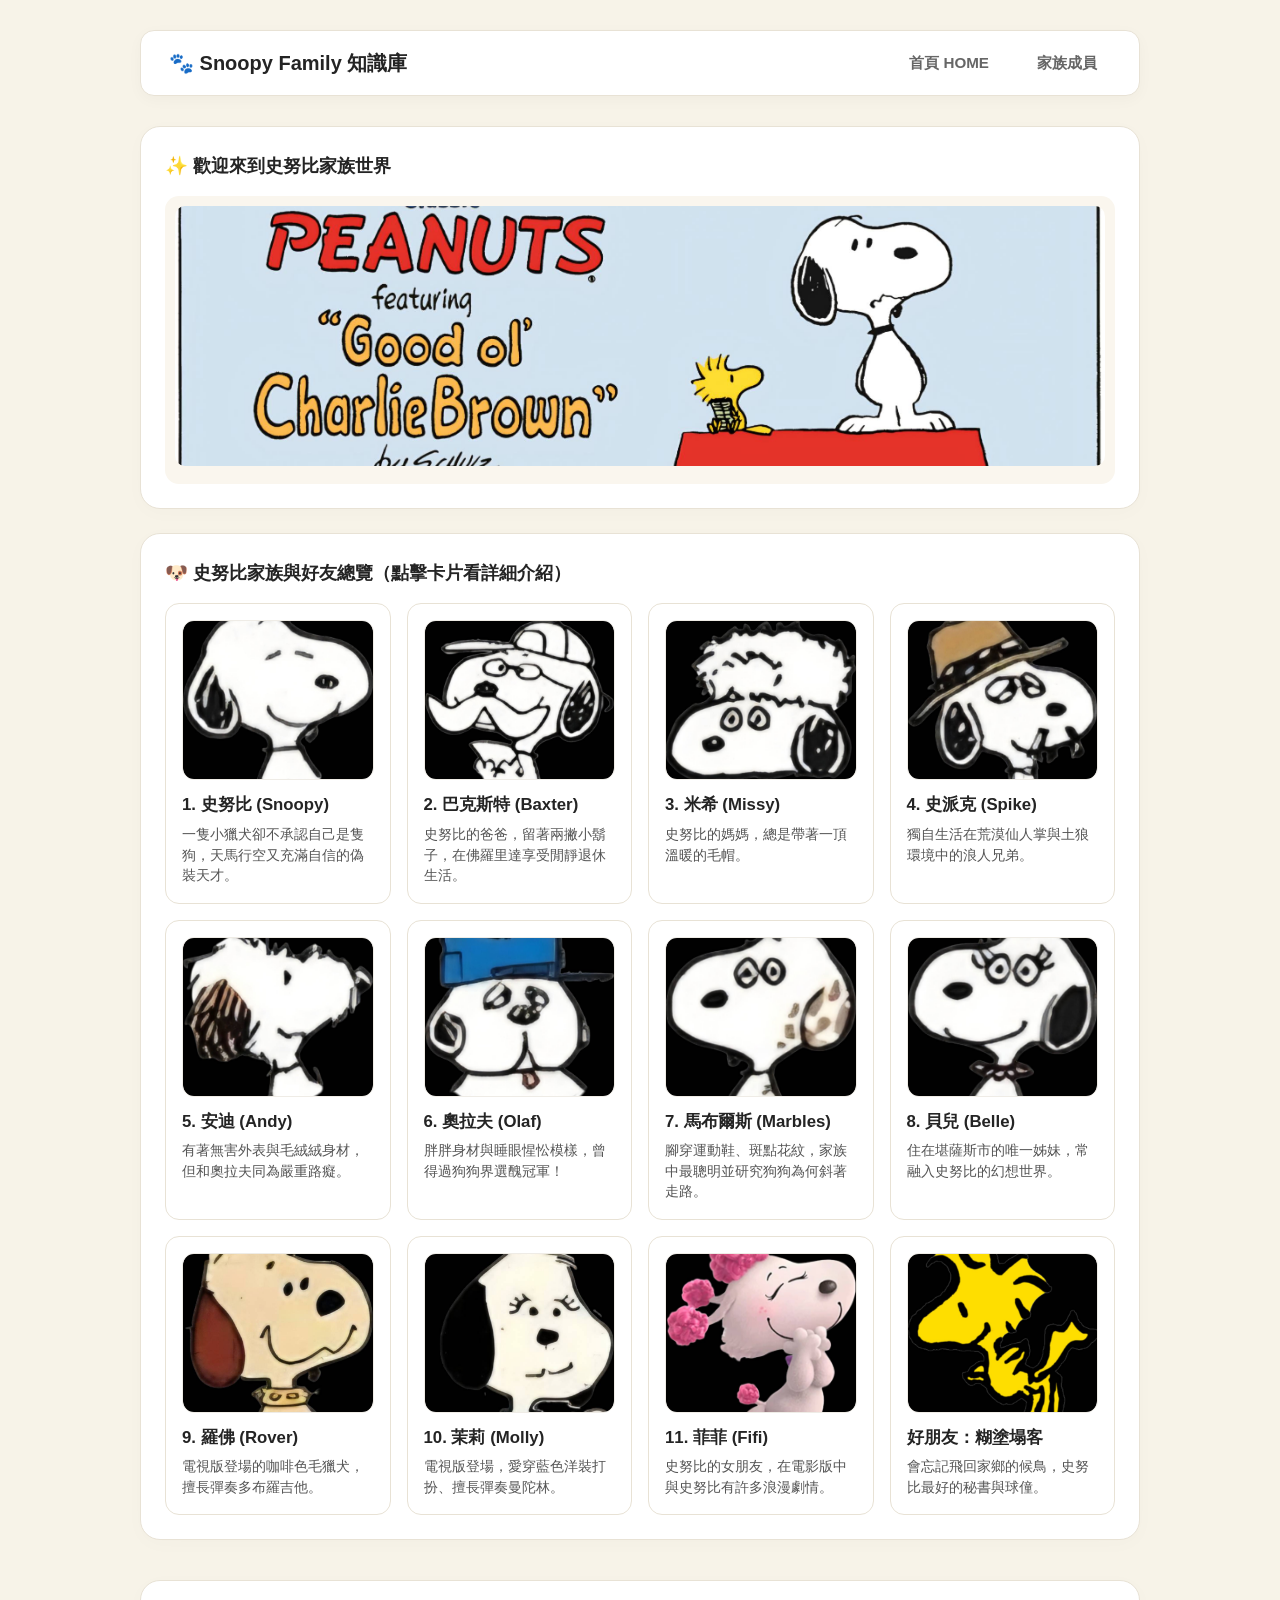
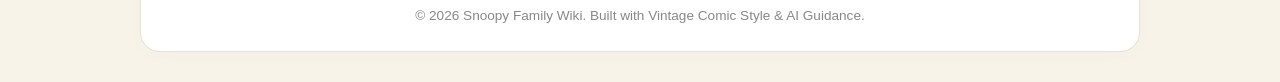
<file: index.html>
<!DOCTYPE html>
<html lang="zh-Hant">
<head>
    <meta charset="UTF-8">
    <meta name="viewport" content="width=device-width, initial-scale=1.0">
    <title>Snoopy Family - 史努比家族角色圖鑑</title>
    <link rel="stylesheet" href="css/style.css">
</head>
<body>

    <!-- 導覽列 -->
    <header class="site-header">
        <a href="index.html" class="logo">🐾 Snoopy Family 知識庫</a>
        <ul class="nav-links">
            <li><a href="index.html">首頁 HOME</a></li>
            <li><a href="#family-section">家族成員</a></li>
        </ul>
    </header>

    <main class="container">

        <!-- 1. 首頁上方主視覺大圖 (assets/home.jpg) -->
        <section class="card-section">
            <div class="card-title">✨ 歡迎來到史努比家族世界</div>
            <div class="banner-card">
                <div class="banner-img-box">
                    <img src="assets/home.jpg" alt="Snoopy 家族合照" style="width: 100%; height: 260px; object-fit: cover; border-radius: 10px;">
                </div>
            </div>
        </section>

        <!-- 2. 家族成員與好朋友列表（點擊卡片進入詳細頁） -->
        <section class="card-section" id="family-section">
            <div class="card-title">🐶 史努比家族與好友總覽（點擊卡片看詳細介紹）</div>
            <div class="grid-3x4">

                <!-- 1. Snoopy -->
                <a href="pages/snoopy.html" class="char-card-link">
                    <div class="char-card">
                        <div class="char-img-box"><img src="assets/Snoopy.jpg" alt="Snoopy" style="width:100%; height:160px; object-fit:cover; border-radius:12px;"></div>
                        <div class="char-name">1. 史努比 (Snoopy)</div>
                        <div class="char-desc">一隻小獵犬卻不承認自己是隻狗，天馬行空又充滿自信的偽裝天才。</div>
                    </div>
                </a>

                <!-- 2. Baxter -->
                <a href="pages/baxter.html" class="char-card-link">
                    <div class="char-card">
                        <div class="char-img-box"><img src="assets/Baxter.jpg" alt="Baxter" style="width:100%; height:160px; object-fit:cover; border-radius:12px;"></div>
                        <div class="char-name">2. 巴克斯特 (Baxter)</div>
                        <div class="char-desc">史努比的爸爸，留著兩撇小鬍子，在佛羅里達享受閒靜退休生活。</div>
                    </div>
                </a>

                <!-- 3. Missy -->
                <a href="pages/missy.html" class="char-card-link">
                    <div class="char-card">
                        <div class="char-img-box"><img src="assets/Missy.jpg" alt="Missy" style="width:100%; height:160px; object-fit:cover; border-radius:12px;"></div>
                        <div class="char-name">3. 米希 (Missy)</div>
                        <div class="char-desc">史努比的媽媽，總是帶著一頂溫暖的毛帽。</div>
                    </div>
                </a>

                <!-- 4. Spike -->
                <a href="pages/spike.html" class="char-card-link">
                    <div class="char-card">
                        <div class="char-img-box"><img src="assets/Spike.jpg" alt="Spike" style="width:100%; height:160px; object-fit:cover; border-radius:12px;"></div>
                        <div class="char-name">4. 史派克 (Spike)</div>
                        <div class="char-desc">獨自生活在荒漠仙人掌與土狼環境中的浪人兄弟。</div>
                    </div>
                </a>

                <!-- 5. Andy -->
                <a href="pages/andy.html" class="char-card-link">
                    <div class="char-card">
                        <div class="char-img-box"><img src="assets/Andy.jpg" alt="Andy" style="width:100%; height:160px; object-fit:cover; border-radius:12px;"></div>
                        <div class="char-name">5. 安迪 (Andy)</div>
                        <div class="char-desc">有著無害外表與毛絨絨身材，但和奧拉夫同為嚴重路癡。</div>
                    </div>
                </a>

                <!-- 6. Olaf -->
                <a href="pages/olaf.html" class="char-card-link">
                    <div class="char-card">
                        <div class="char-img-box"><img src="assets/Olaf.jpg" alt="Olaf" style="width:100%; height:160px; object-fit:cover; border-radius:12px;"></div>
                        <div class="char-name">6. 奧拉夫 (Olaf)</div>
                        <div class="char-desc">胖胖身材與睡眼惺忪模樣，曾得過狗狗界選醜冠軍！</div>
                    </div>
                </a>

                <!-- 7. Marbles -->
                <a href="pages/marbles.html" class="char-card-link">
                    <div class="char-card">
                        <div class="char-img-box"><img src="assets/Marbles.jpg" alt="Marbles" style="width:100%; height:160px; object-fit:cover; border-radius:12px;"></div>
                        <div class="char-name">7. 馬布爾斯 (Marbles)</div>
                        <div class="char-desc">腳穿運動鞋、斑點花紋，家族中最聰明並研究狗狗為何斜著走路。</div>
                    </div>
                </a>

                <!-- 8. Belle -->
                <a href="pages/belle.html" class="char-card-link">
                    <div class="char-card">
                        <div class="char-img-box"><img src="assets/Belle.jpg" alt="Belle" style="width:100%; height:160px; object-fit:cover; border-radius:12px;"></div>
                        <div class="char-name">8. 貝兒 (Belle)</div>
                        <div class="char-desc">住在堪薩斯市的唯一姊妹，常融入史努比的幻想世界。</div>
                    </div>
                </a>

                <!-- 9. Rover -->
                <a href="pages/rover.html" class="char-card-link">
                    <div class="char-card">
                        <div class="char-img-box"><img src="assets/Rover.jpg" alt="Rover" style="width:100%; height:160px; object-fit:cover; border-radius:12px;"></div>
                        <div class="char-name">9. 羅佛 (Rover)</div>
                        <div class="char-desc">電視版登場的咖啡色毛獵犬，擅長彈奏多布羅吉他。</div>
                    </div>
                </a>

                <!-- 10. Molly -->
                <a href="pages/molly.html" class="char-card-link">
                    <div class="char-card">
                        <div class="char-img-box"><img src="assets/Molly.jpg" alt="Molly" style="width:100%; height:160px; object-fit:cover; border-radius:12px;"></div>
                        <div class="char-name">10. 茉莉 (Molly)</div>
                        <div class="char-desc">電視版登場，愛穿藍色洋裝打扮、擅長彈奏曼陀林。</div>
                    </div>
                </a>

                <!-- 11. Fifi -->
                <a href="pages/fifi.html" class="char-card-link">
                    <div class="char-card">
                        <div class="char-img-box"><img src="assets/Fifi.jpg" alt="Fifi" style="width:100%; height:160px; object-fit:cover; border-radius:12px;"></div>
                        <div class="char-name">11. 菲菲 (Fifi)</div>
                        <div class="char-desc">史努比的女朋友，在電影版中與史努比有許多浪漫劇情。</div>
                    </div>
                </a>

                <!-- 12. Woodstock -->
                <a href="pages/woodstock.html" class="char-card-link">
                    <div class="char-card">
                        <div class="char-img-box"><img src="assets/Woodstock.jpg" alt="Woodstock" style="width:100%; height:160px; object-fit:cover; border-radius:12px;"></div>
                        <div class="char-name">好朋友：糊塗塌客</div>
                        <div class="char-desc">會忘記飛回家鄉的候鳥，史努比最好的秘書與球僮。</div>
                    </div>
                </a>

            </div>
        </section>

    </main>

    <!-- 頁尾 -->
    <footer class="site-footer">
        <div class="card-section" style="margin-bottom:0; text-align: center;">
            <p>© 2026 Snoopy Family Wiki. Built with Vintage Comic Style & AI Guidance.</p>
        </div>
    </footer>

</body>
</html>
</file>
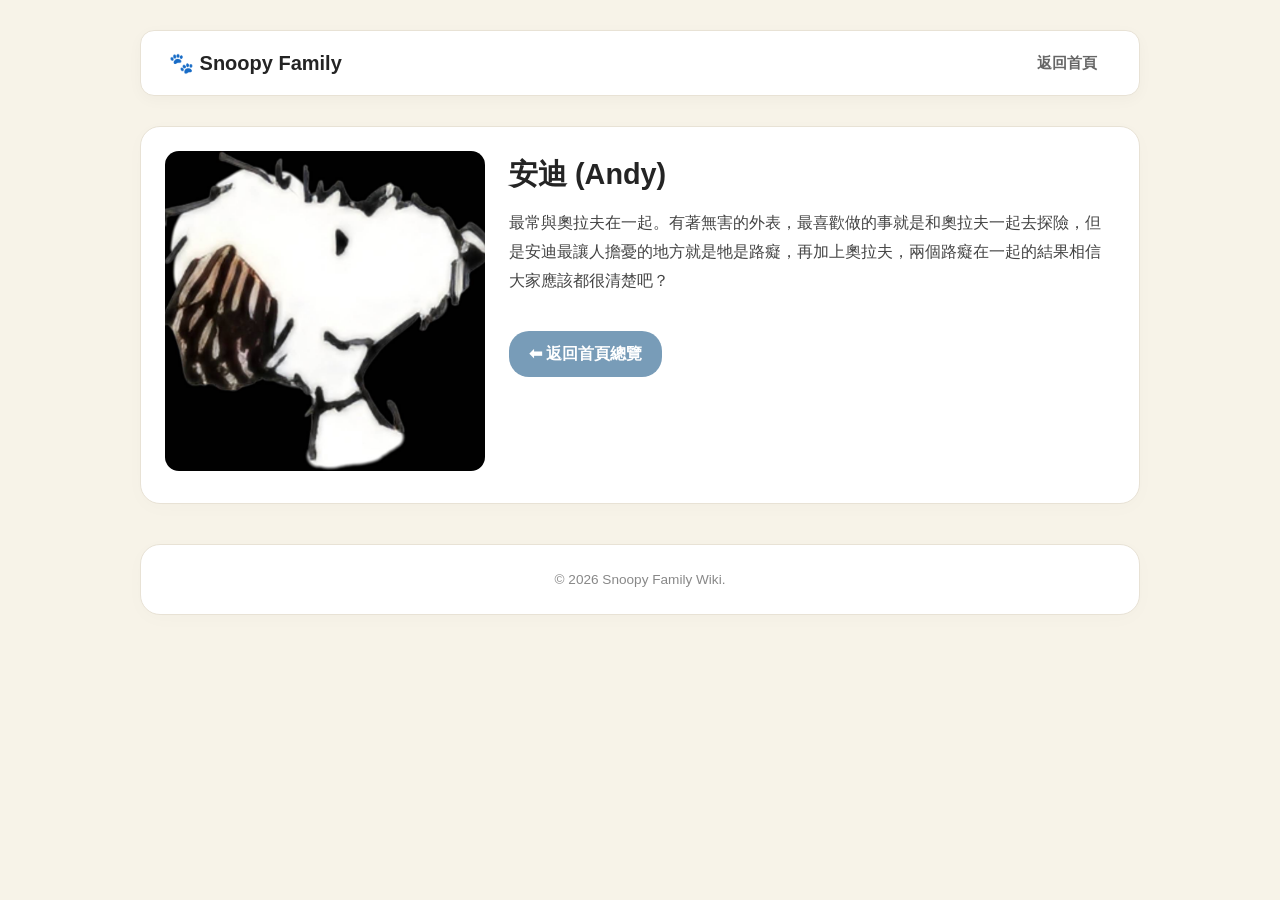
<file: pages/andy.html>
<!DOCTYPE html>
<html lang="zh-Hant">
<head><meta charset="UTF-8"><title>安迪 (Andy)</title><link rel="stylesheet" href="../css/style.css"></head>
<body>
    <header class="site-header"><a href="../index.html" class="logo">🐾 Snoopy Family</a><ul class="nav-links"><li><a href="../index.html">返回首頁</a></li></ul></header>
    <main class="container"><section class="card-section"><div class="detail-layout">
        <div><img src="../assets/Andy.jpg" alt="Andy" style="width:100%; height:320px; object-fit:cover; border-radius:14px;"></div>
        <div class="detail-content">
            <h1>安迪 (Andy)</h1>
            <p>最常與奧拉夫在一起。有著無害的外表，最喜歡做的事就是和奧拉夫一起去探險，但是安迪最讓人擔憂的地方就是牠是路癡，再加上奧拉夫，兩個路癡在一起的結果相信大家應該都很清楚吧？</p>
            <a href="../index.html" class="back-btn">⬅ 返回首頁總覽</a>
        </div>
    </div></section></main>
    <footer class="site-footer"><div class="card-section" style="margin-bottom:0; text-align: center;"><p>© 2026 Snoopy Family Wiki.</p></div></footer>
</body>
</html>
</file>
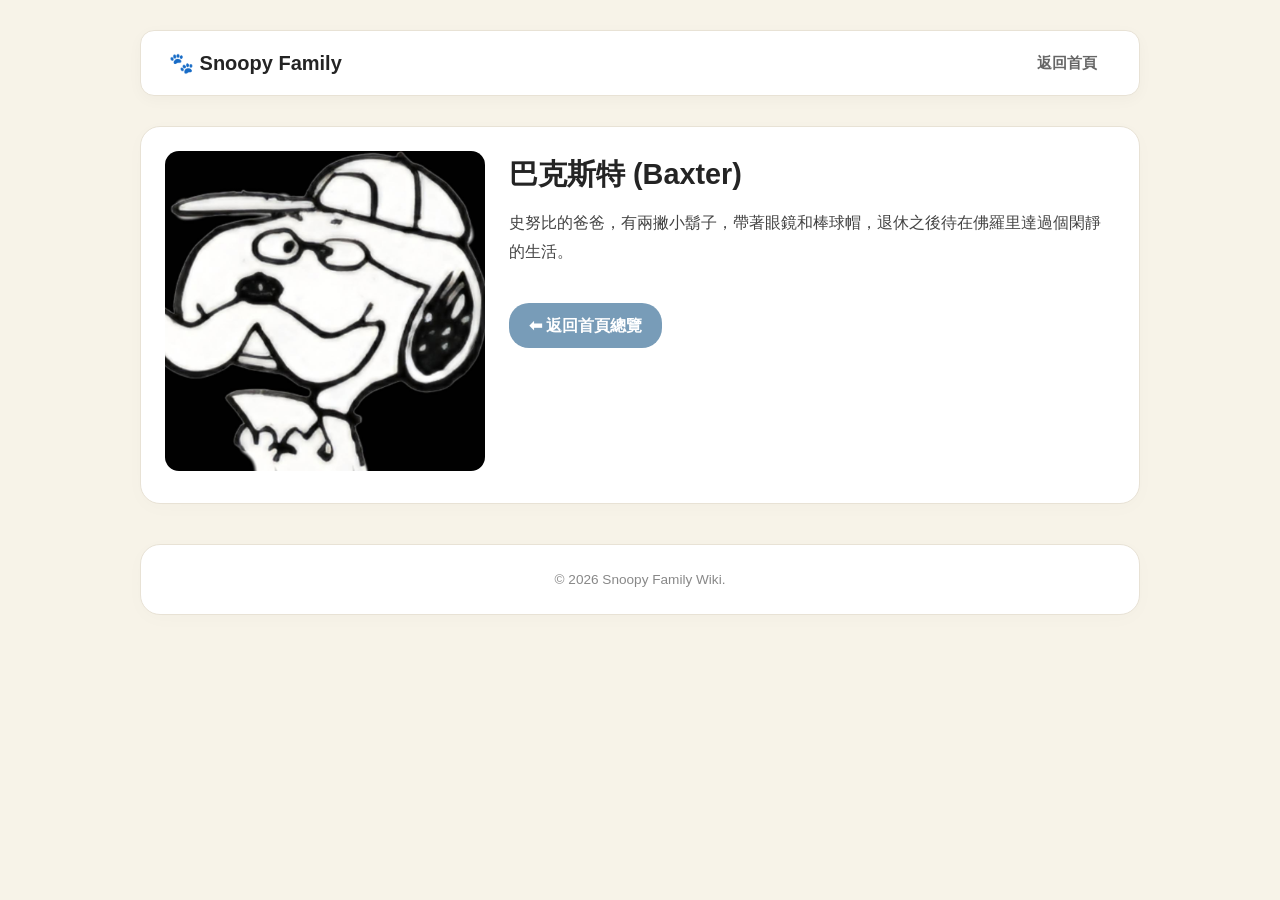
<file: pages/baxter.html>
<!DOCTYPE html>
<html lang="zh-Hant">
<head><meta charset="UTF-8"><title>巴克斯特 (Baxter)</title><link rel="stylesheet" href="../css/style.css"></head>
<body>
    <header class="site-header"><a href="../index.html" class="logo">🐾 Snoopy Family</a><ul class="nav-links"><li><a href="../index.html">返回首頁</a></li></ul></header>
    <main class="container"><section class="card-section"><div class="detail-layout">
        <div><img src="../assets/Baxter.jpg" alt="Baxter" style="width:100%; height:320px; object-fit:cover; border-radius:14px;"></div>
        <div class="detail-content">
            <h1>巴克斯特 (Baxter)</h1>
            <p>史努比的爸爸，有兩撇小鬍子，帶著眼鏡和棒球帽，退休之後待在佛羅里達過個閑靜的生活。</p>
            <a href="../index.html" class="back-btn">⬅ 返回首頁總覽</a>
        </div>
    </div></section></main>
    <footer class="site-footer"><div class="card-section" style="margin-bottom:0; text-align: center;"><p>© 2026 Snoopy Family Wiki.</p></div></footer>
</body>
</html>
</file>
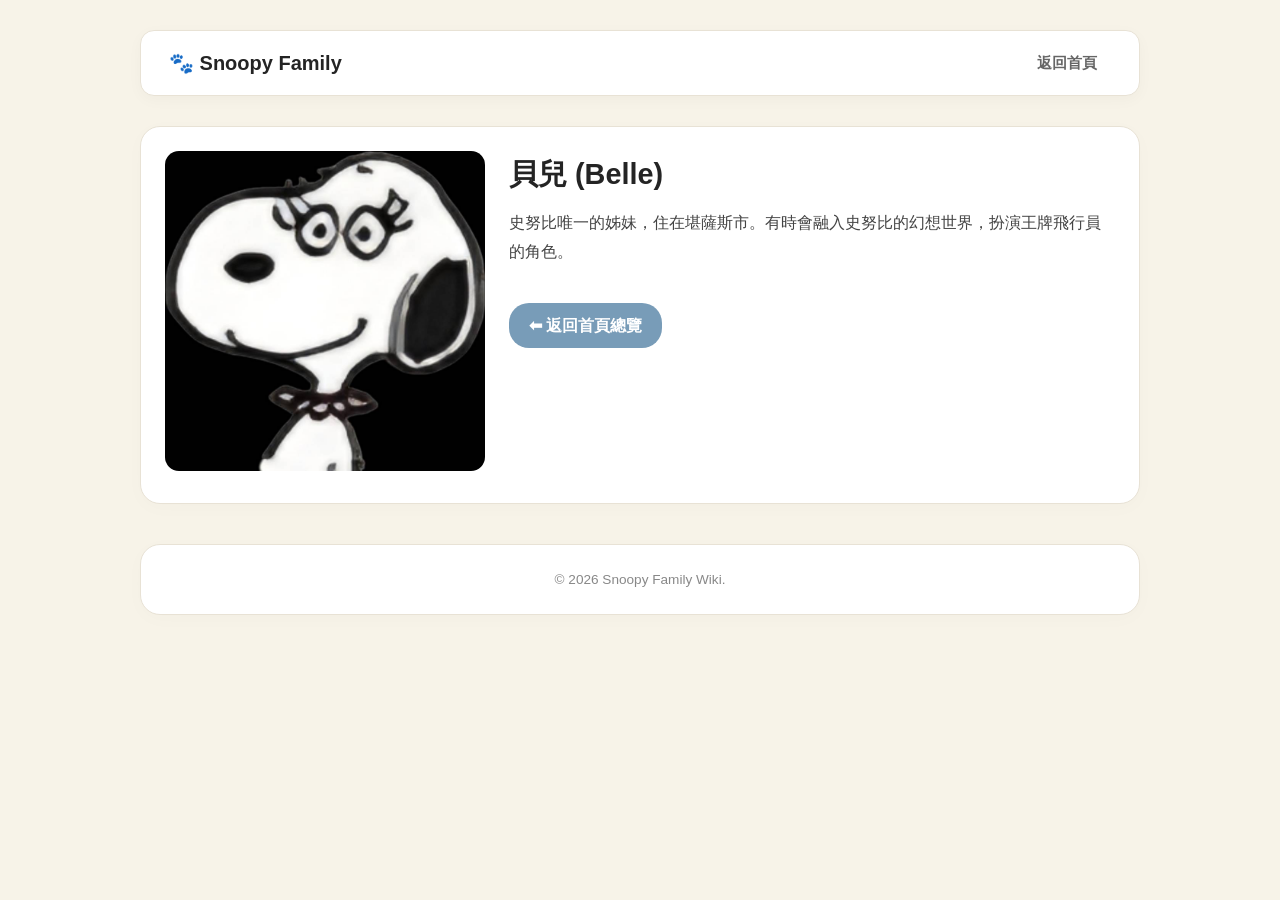
<file: pages/belle.html>
<!DOCTYPE html>
<html lang="zh-Hant">
<head><meta charset="UTF-8"><title>貝兒 (Belle)</title><link rel="stylesheet" href="../css/style.css"></head>
<body>
    <header class="site-header"><a href="../index.html" class="logo">🐾 Snoopy Family</a><ul class="nav-links"><li><a href="../index.html">返回首頁</a></li></ul></header>
    <main class="container"><section class="card-section"><div class="detail-layout">
        <div><img src="../assets/Belle.jpg" alt="Belle" style="width:100%; height:320px; object-fit:cover; border-radius:14px;"></div>
        <div class="detail-content">
            <h1>貝兒 (Belle)</h1>
            <p>史努比唯一的姊妹，住在堪薩斯市。有時會融入史努比的幻想世界，扮演王牌飛行員的角色。</p>
            <a href="../index.html" class="back-btn">⬅ 返回首頁總覽</a>
        </div>
    </div></section></main>
    <footer class="site-footer"><div class="card-section" style="margin-bottom:0; text-align: center;"><p>© 2026 Snoopy Family Wiki.</p></div></footer>
</body>
</html>
</file>
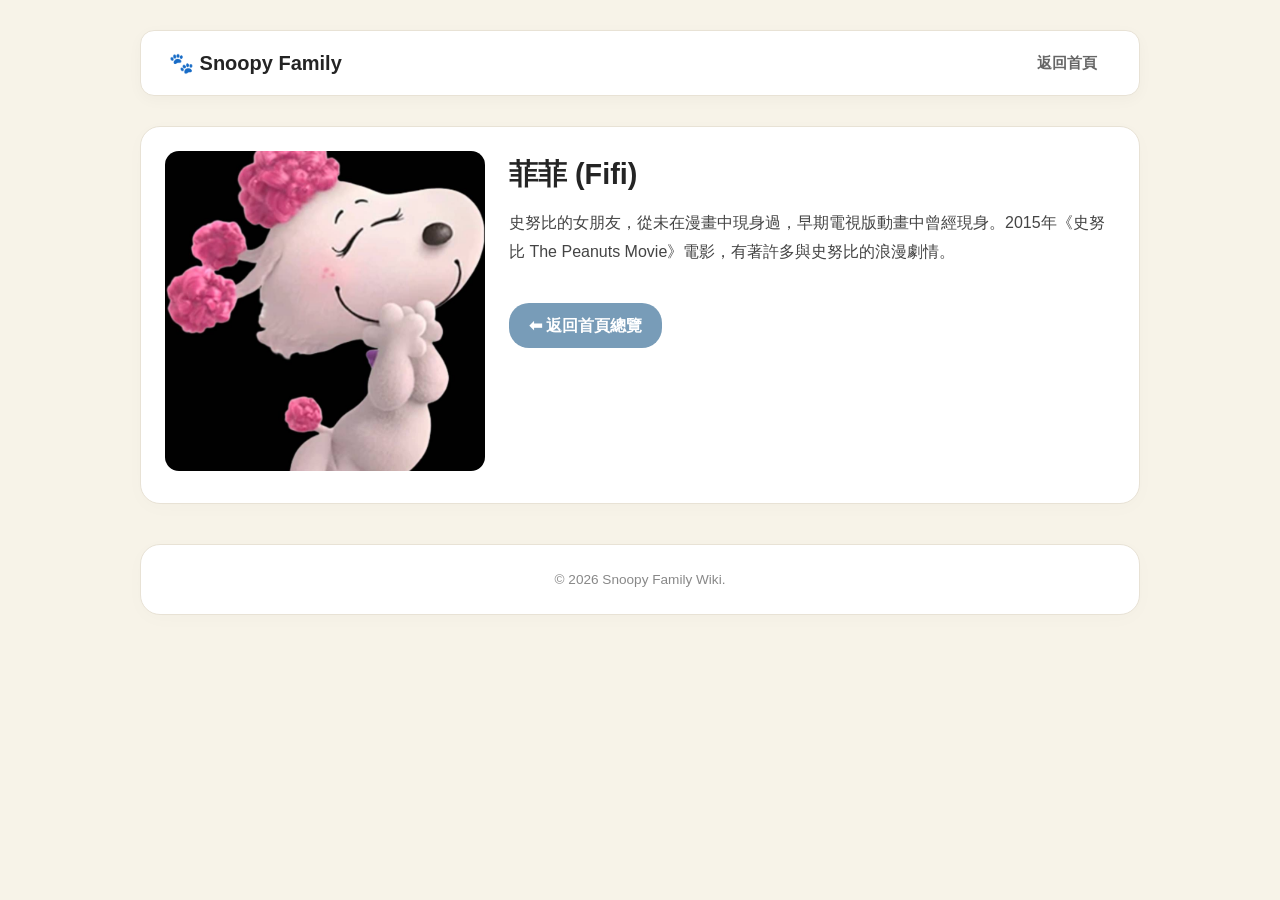
<file: pages/fifi.html>
<!DOCTYPE html>
<html lang="zh-Hant">
<head><meta charset="UTF-8"><title>菲菲 (Fifi)</title><link rel="stylesheet" href="../css/style.css"></head>
<body>
    <header class="site-header"><a href="../index.html" class="logo">🐾 Snoopy Family</a><ul class="nav-links"><li><a href="../index.html">返回首頁</a></li></ul></header>
    <main class="container"><section class="card-section"><div class="detail-layout">
        <div><img src="../assets/Fifi.jpg" alt="Fifi" style="width:100%; height:320px; object-fit:cover; border-radius:14px;"></div>
        <div class="detail-content">
            <h1>菲菲 (Fifi)</h1>
            <p>史努比的女朋友，從未在漫畫中現身過，早期電視版動畫中曾經現身。2015年《史努比 The Peanuts Movie》電影，有著許多與史努比的浪漫劇情。</p>
            <a href="../index.html" class="back-btn">⬅ 返回首頁總覽</a>
        </div>
    </div></section></main>
    <footer class="site-footer"><div class="card-section" style="margin-bottom:0; text-align: center;"><p>© 2026 Snoopy Family Wiki.</p></div></footer>
</body>
</html>
</file>
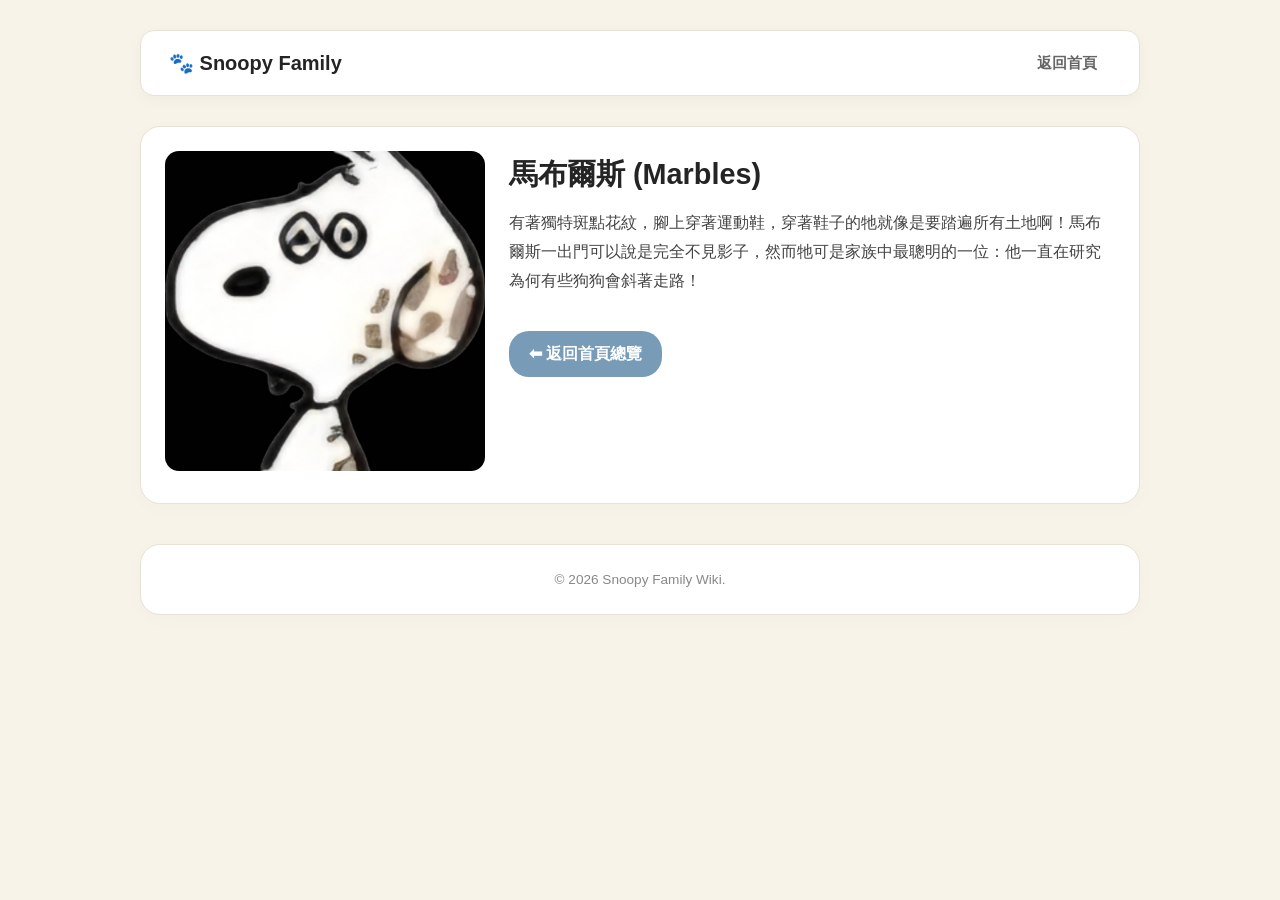
<file: pages/marbles.html>
<!DOCTYPE html>
<html lang="zh-Hant">
<head><meta charset="UTF-8"><title>馬布爾斯 (Marbles)</title><link rel="stylesheet" href="../css/style.css"></head>
<body>
    <header class="site-header"><a href="../index.html" class="logo">🐾 Snoopy Family</a><ul class="nav-links"><li><a href="../index.html">返回首頁</a></li></ul></header>
    <main class="container"><section class="card-section"><div class="detail-layout">
        <div><img src="../assets/Marbles.jpg" alt="Marbles" style="width:100%; height:320px; object-fit:cover; border-radius:14px;"></div>
        <div class="detail-content">
            <h1>馬布爾斯 (Marbles)</h1>
            <p>有著獨特斑點花紋，腳上穿著運動鞋，穿著鞋子的牠就像是要踏遍所有土地啊！馬布爾斯一出門可以說是完全不見影子，然而牠可是家族中最聰明的一位：他一直在研究為何有些狗狗會斜著走路！</p>
            <a href="../index.html" class="back-btn">⬅ 返回首頁總覽</a>
        </div>
    </div></section></main>
    <footer class="site-footer"><div class="card-section" style="margin-bottom:0; text-align: center;"><p>© 2026 Snoopy Family Wiki.</p></div></footer>
</body>
</html>
</file>
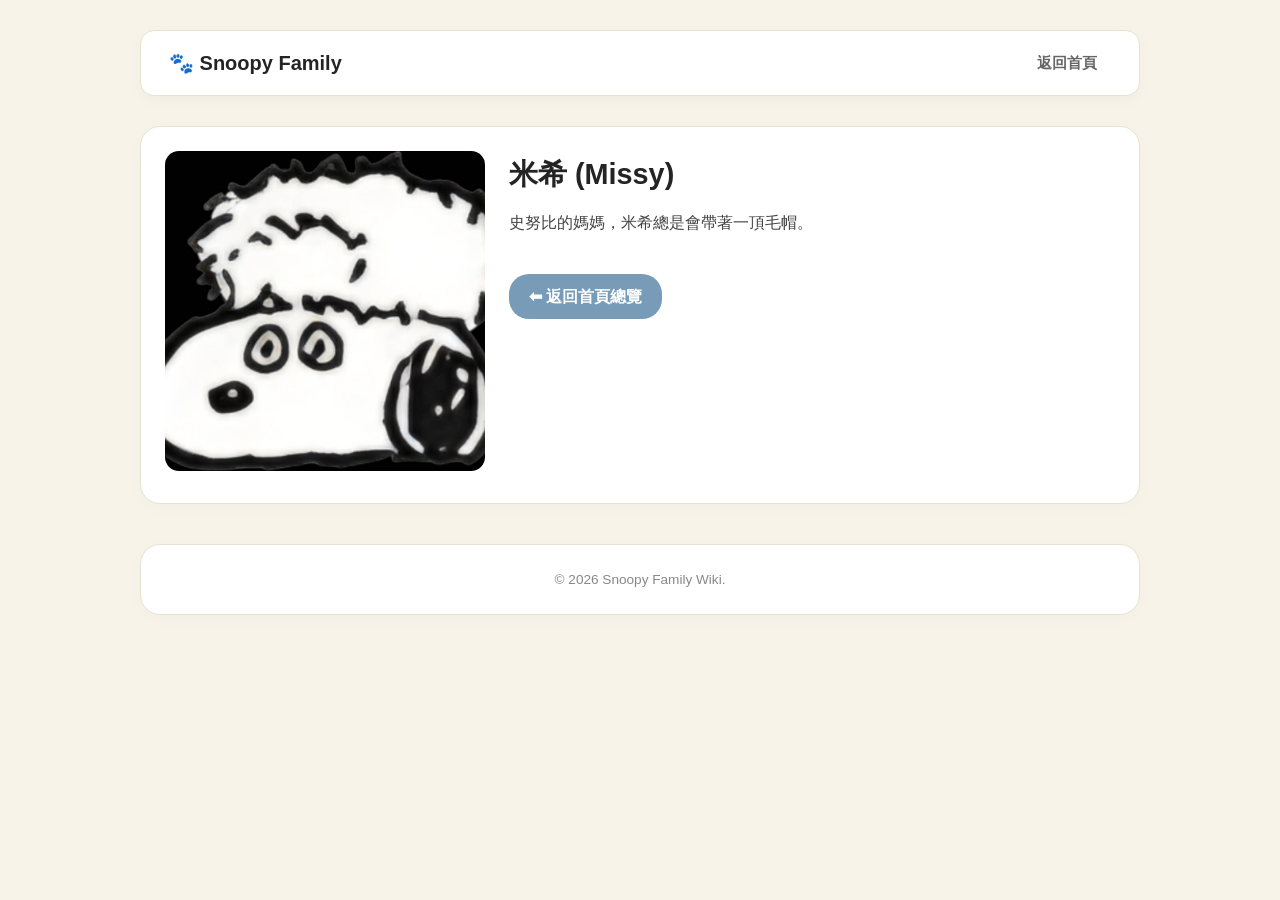
<file: pages/missy.html>
<!DOCTYPE html>
<html lang="zh-Hant">
<head><meta charset="UTF-8"><title>米希 (Missy)</title><link rel="stylesheet" href="../css/style.css"></head>
<body>
    <header class="site-header"><a href="../index.html" class="logo">🐾 Snoopy Family</a><ul class="nav-links"><li><a href="../index.html">返回首頁</a></li></ul></header>
    <main class="container"><section class="card-section"><div class="detail-layout">
        <div><img src="../assets/Missy.jpg" alt="Missy" style="width:100%; height:320px; object-fit:cover; border-radius:14px;"></div>
        <div class="detail-content">
            <h1>米希 (Missy)</h1>
            <p>史努比的媽媽，米希總是會帶著一頂毛帽。</p>
            <a href="../index.html" class="back-btn">⬅ 返回首頁總覽</a>
        </div>
    </div></section></main>
    <footer class="site-footer"><div class="card-section" style="margin-bottom:0; text-align: center;"><p>© 2026 Snoopy Family Wiki.</p></div></footer>
</body>
</html>
</file>
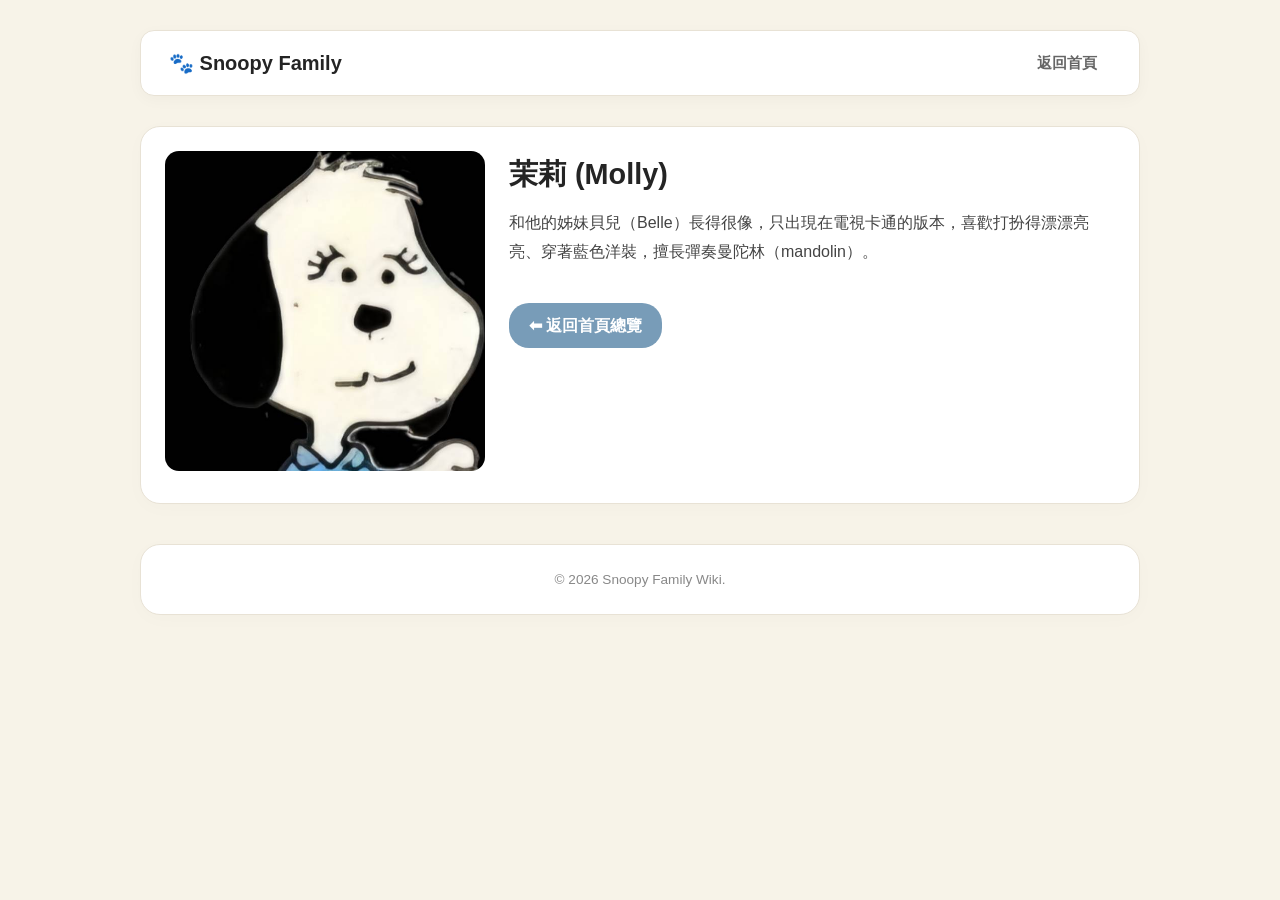
<file: pages/molly.html>
<!DOCTYPE html>
<html lang="zh-Hant">
<head><meta charset="UTF-8"><title>茉莉 (Molly)</title><link rel="stylesheet" href="../css/style.css"></head>
<body>
    <header class="site-header"><a href="../index.html" class="logo">🐾 Snoopy Family</a><ul class="nav-links"><li><a href="../index.html">返回首頁</a></li></ul></header>
    <main class="container"><section class="card-section"><div class="detail-layout">
        <div><img src="../assets/Molly.jpg" alt="Molly" style="width:100%; height:320px; object-fit:cover; border-radius:14px;"></div>
        <div class="detail-content">
            <h1>茉莉 (Molly)</h1>
            <p>和他的姊妹貝兒（Belle）長得很像，只出現在電視卡通的版本，喜歡打扮得漂漂亮亮、穿著藍色洋裝，擅長彈奏曼陀林（mandolin）。</p>
            <a href="../index.html" class="back-btn">⬅ 返回首頁總覽</a>
        </div>
    </div></section></main>
    <footer class="site-footer"><div class="card-section" style="margin-bottom:0; text-align: center;"><p>© 2026 Snoopy Family Wiki.</p></div></footer>
</body>
</html>
</file>
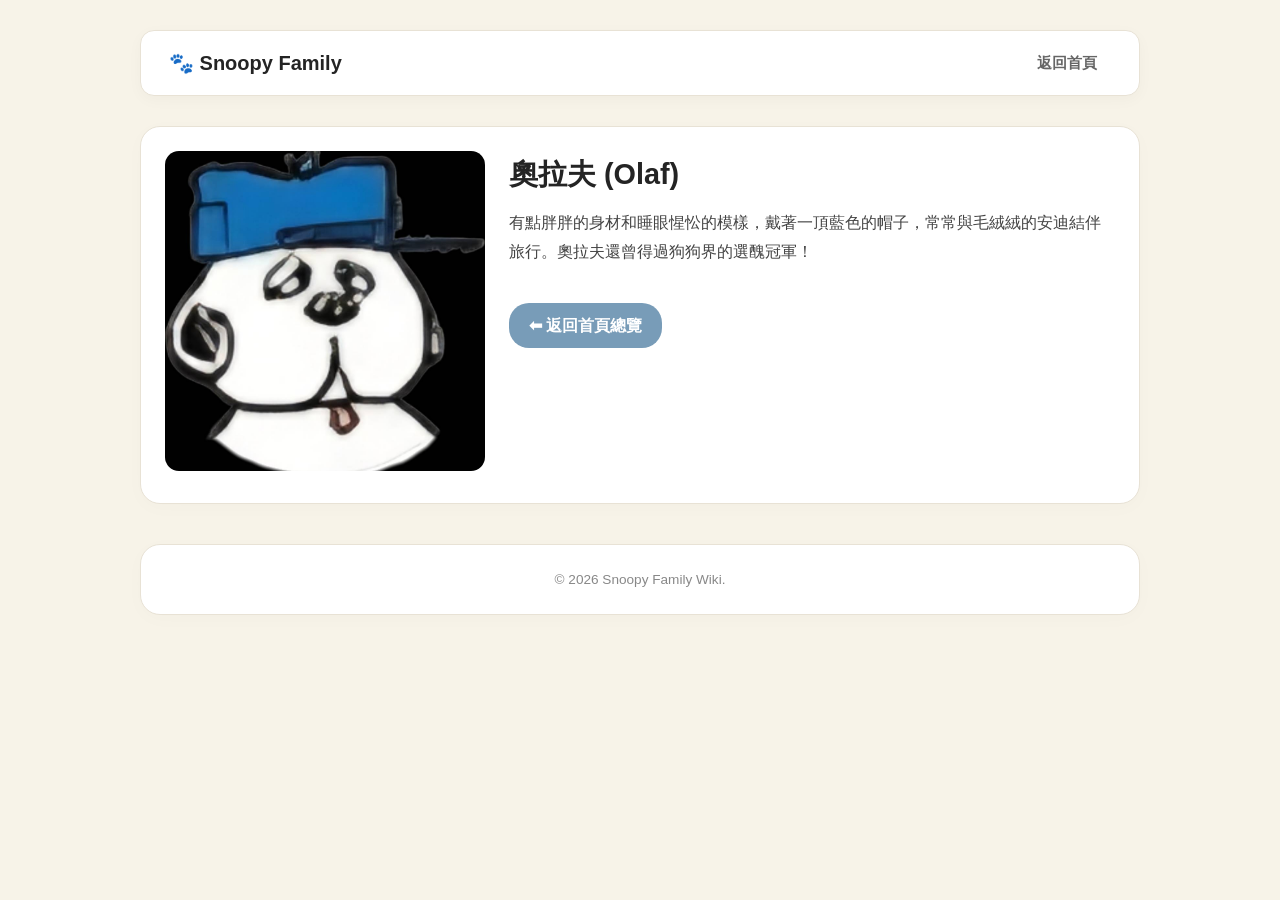
<file: pages/olaf.html>
<!DOCTYPE html>
<html lang="zh-Hant">
<head><meta charset="UTF-8"><title>奧拉夫 (Olaf)</title><link rel="stylesheet" href="../css/style.css"></head>
<body>
    <header class="site-header"><a href="../index.html" class="logo">🐾 Snoopy Family</a><ul class="nav-links"><li><a href="../index.html">返回首頁</a></li></ul></header>
    <main class="container"><section class="card-section"><div class="detail-layout">
        <div><img src="../assets/Olaf.jpg" alt="Olaf" style="width:100%; height:320px; object-fit:cover; border-radius:14px;"></div>
        <div class="detail-content">
            <h1>奧拉夫 (Olaf)</h1>
            <p>有點胖胖的身材和睡眼惺忪的模樣，戴著一頂藍色的帽子，常常與毛絨絨的安迪結伴旅行。奧拉夫還曾得過狗狗界的選醜冠軍！</p>
            <a href="../index.html" class="back-btn">⬅ 返回首頁總覽</a>
        </div>
    </div></section></main>
    <footer class="site-footer"><div class="card-section" style="margin-bottom:0; text-align: center;"><p>© 2026 Snoopy Family Wiki.</p></div></footer>
</body>
</html>
</file>
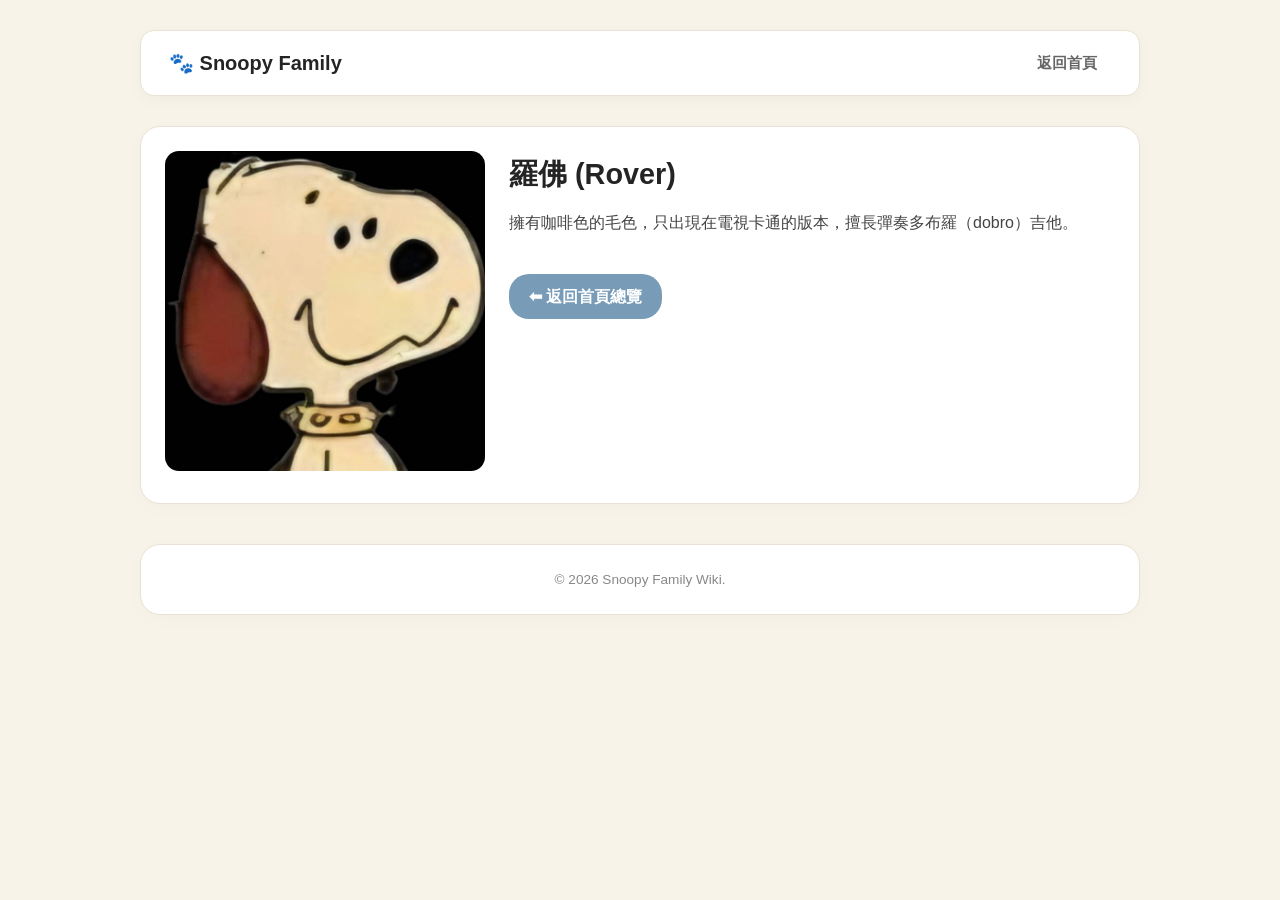
<file: pages/rover.html>
<!DOCTYPE html>
<html lang="zh-Hant">
<head><meta charset="UTF-8"><title>羅佛 (Rover)</title><link rel="stylesheet" href="../css/style.css"></head>
<body>
    <header class="site-header"><a href="../index.html" class="logo">🐾 Snoopy Family</a><ul class="nav-links"><li><a href="../index.html">返回首頁</a></li></ul></header>
    <main class="container"><section class="card-section"><div class="detail-layout">
        <div><img src="../assets/Rover.jpg" alt="Rover" style="width:100%; height:320px; object-fit:cover; border-radius:14px;"></div>
        <div class="detail-content">
            <h1>羅佛 (Rover)</h1>
            <p>擁有咖啡色的毛色，只出現在電視卡通的版本，擅長彈奏多布羅（dobro）吉他。</p>
            <a href="../index.html" class="back-btn">⬅ 返回首頁總覽</a>
        </div>
    </div></section></main>
    <footer class="site-footer"><div class="card-section" style="margin-bottom:0; text-align: center;"><p>© 2026 Snoopy Family Wiki.</p></div></footer>
</body>
</html>
</file>
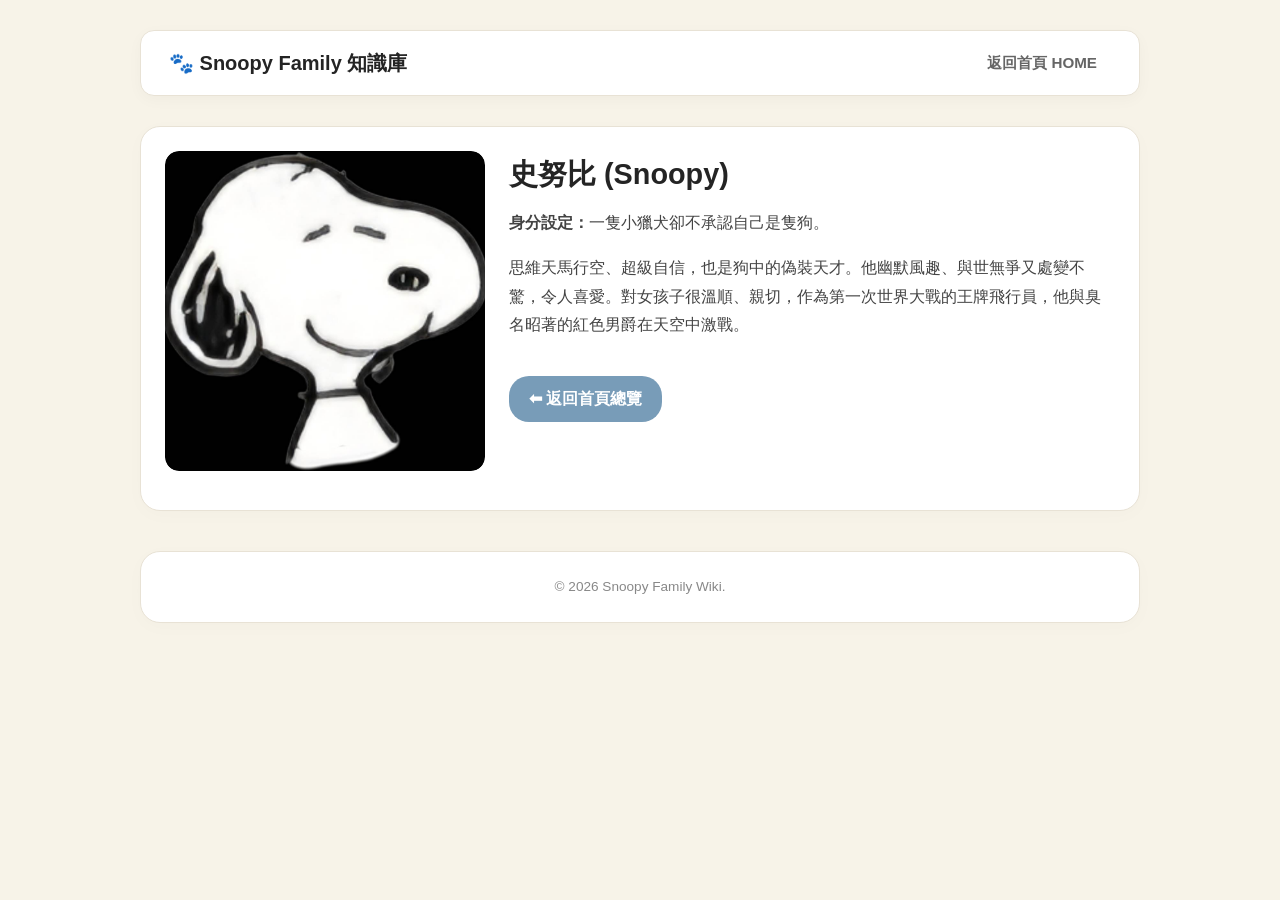
<file: pages/snoopy.html>
<!DOCTYPE html>
<html lang="zh-Hant">
<head>
    <meta charset="UTF-8">
    <meta name="viewport" content="width=device-width, initial-scale=1.0">
    <title>史努比 (Snoopy) - 角色詳細介紹</title>
    <link rel="stylesheet" href="../css/style.css">
</head>
<body>
    <header class="site-header">
        <a href="../index.html" class="logo">🐾 Snoopy Family 知識庫</a>
        <ul class="nav-links"><li><a href="../index.html">返回首頁 HOME</a></li></ul>
    </header>
    <main class="container">
        <section class="card-section">
            <div class="detail-layout">
                <div>
                    <div class="detail-img-box" style="height: auto; border: none;">
                        <img src="../assets/Snoopy.jpg" alt="Snoopy" style="width:100%; height:320px; object-fit:cover; border-radius:14px;">
                    </div>
                </div>
                <div class="detail-content">
                    <h1>史努比 (Snoopy)</h1>
                    <p><strong>身分設定：</strong>一隻小獵犬卻不承認自己是隻狗。</p>
                    <p>思維天馬行空、超級自信，也是狗中的偽裝天才。他幽默風趣、與世無爭又處變不驚，令人喜愛。對女孩子很溫順、親切，作為第一次世界大戰的王牌飛行員，他與臭名昭著的紅色男爵在天空中激戰。</p>
                    <a href="../index.html" class="back-btn">⬅ 返回首頁總覽</a>
                </div>
            </div>
        </section>
    </main>
    <footer class="site-footer">
        <div class="card-section" style="margin-bottom:0; text-align: center;"><p>© 2026 Snoopy Family Wiki.</p></div>
    </footer>
</body>
</html>
</file>
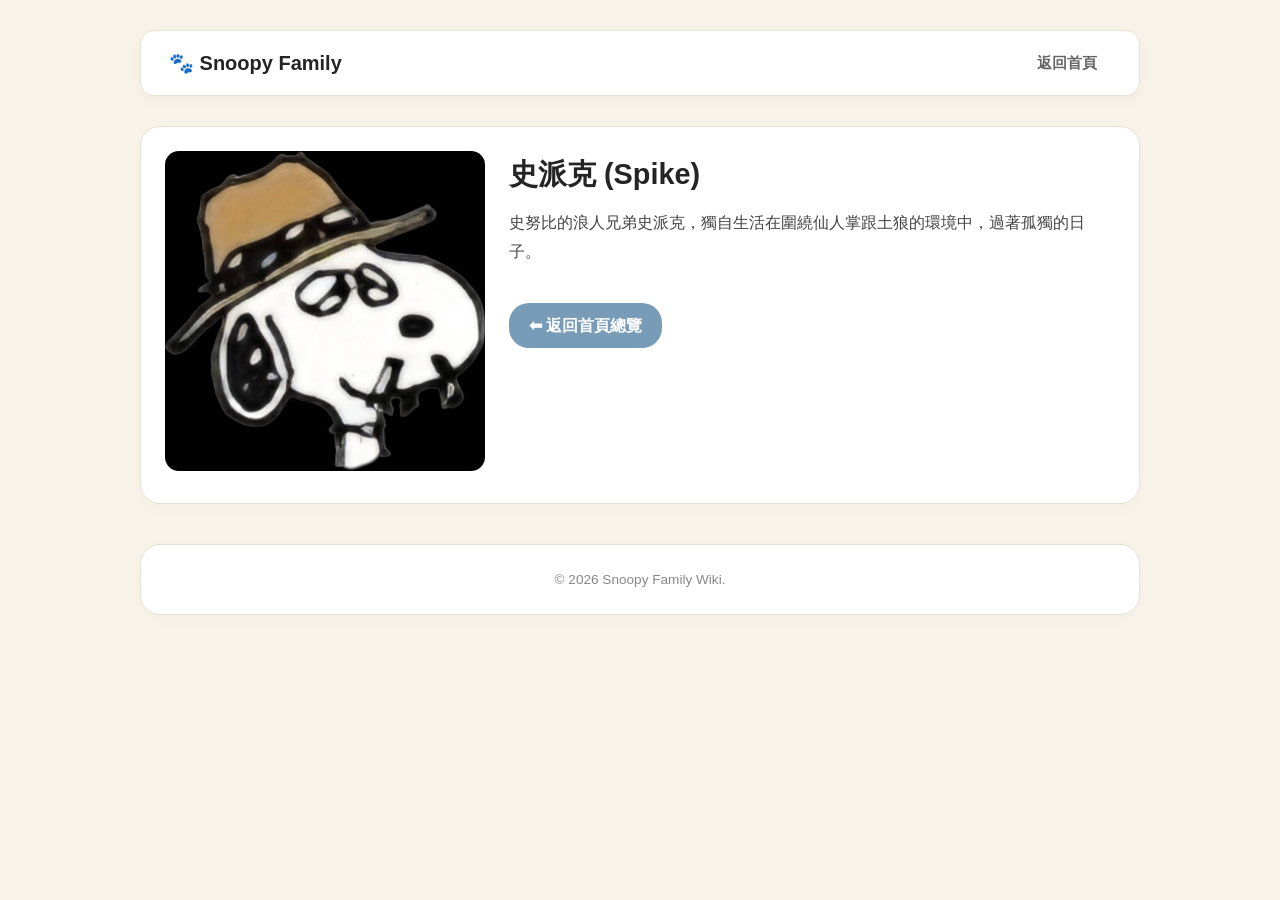
<file: pages/spike.html>
<!DOCTYPE html>
<html lang="zh-Hant">
<head><meta charset="UTF-8"><title>史派克 (Spike)</title><link rel="stylesheet" href="../css/style.css"></head>
<body>
    <header class="site-header"><a href="../index.html" class="logo">🐾 Snoopy Family</a><ul class="nav-links"><li><a href="../index.html">返回首頁</a></li></ul></header>
    <main class="container"><section class="card-section"><div class="detail-layout">
        <div><img src="../assets/Spike.jpg" alt="Spike" style="width:100%; height:320px; object-fit:cover; border-radius:14px;"></div>
        <div class="detail-content">
            <h1>史派克 (Spike)</h1>
            <p>史努比的浪人兄弟史派克，獨自生活在圍繞仙人掌跟土狼的環境中，過著孤獨的日子。</p>
            <a href="../index.html" class="back-btn">⬅ 返回首頁總覽</a>
        </div>
    </div></section></main>
    <footer class="site-footer"><div class="card-section" style="margin-bottom:0; text-align: center;"><p>© 2026 Snoopy Family Wiki.</p></div></footer>
</body>
</html>
</file>
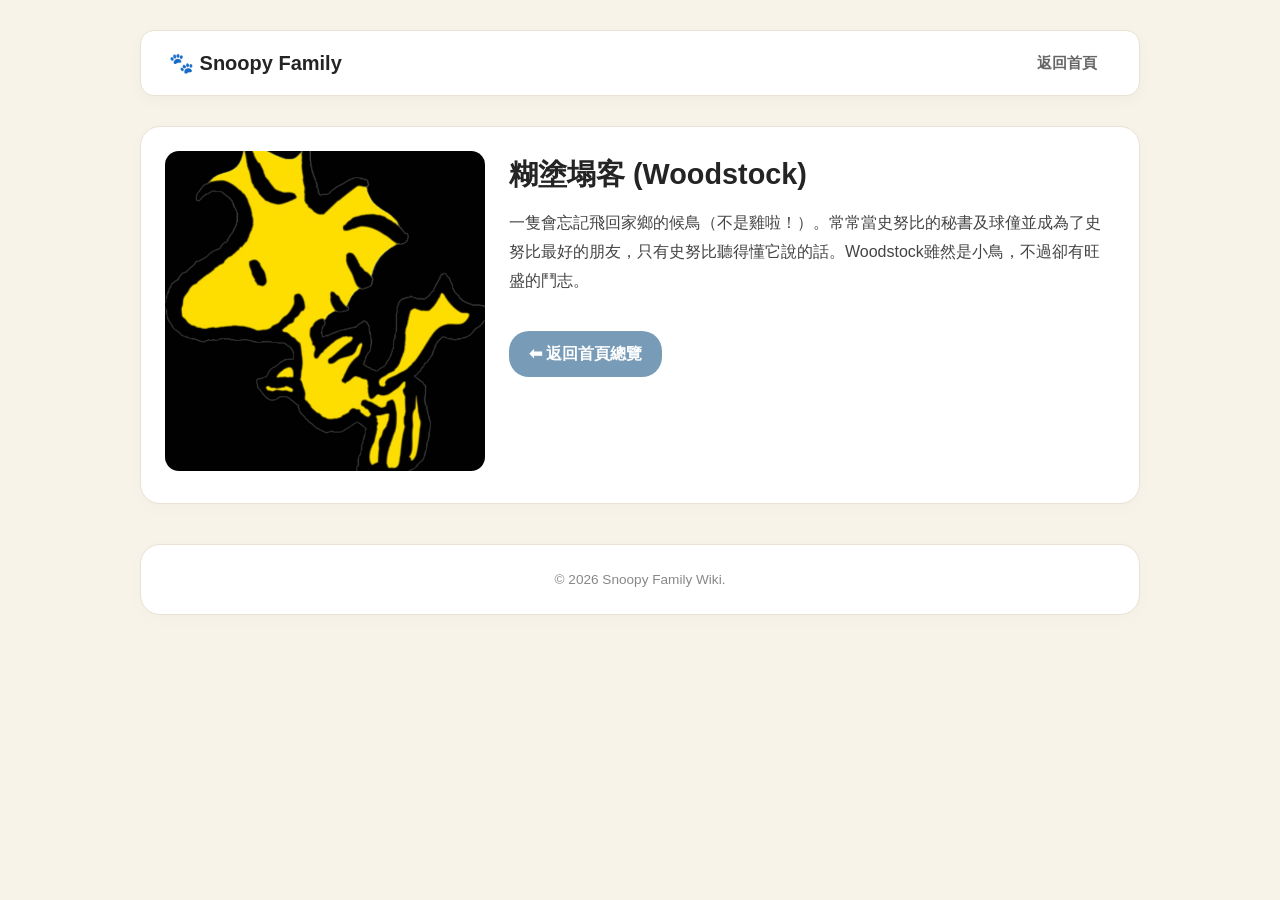
<file: pages/woodstock.html>
<!DOCTYPE html>
<html lang="zh-Hant">
<head><meta charset="UTF-8"><title>糊塗塌客 (Woodstock)</title><link rel="stylesheet" href="../css/style.css"></head>
<body>
    <header class="site-header"><a href="../index.html" class="logo">🐾 Snoopy Family</a><ul class="nav-links"><li><a href="../index.html">返回首頁</a></li></ul></header>
    <main class="container"><section class="card-section"><div class="detail-layout">
        <div><img src="../assets/Woodstock.jpg" alt="Woodstock" style="width:100%; height:320px; object-fit:cover; border-radius:14px;"></div>
        <div class="detail-content">
            <h1>糊塗塌客 (Woodstock)</h1>
            <p>一隻會忘記飛回家鄉的候鳥（不是雞啦！）。常常當史努比的秘書及球僮並成為了史努比最好的朋友，只有史努比聽得懂它說的話。Woodstock雖然是小鳥，不過卻有旺盛的鬥志。</p>
            <a href="../index.html" class="back-btn">⬅ 返回首頁總覽</a>
        </div>
    </div></section></main>
    <footer class="site-footer"><div class="card-section" style="margin-bottom:0; text-align: center;"><p>© 2026 Snoopy Family Wiki.</p></div></footer>
</body>
</html>
</file>
<file: css/style.css>
/* ================================================================= *
 * Snoopy Family - 現代柔和圓角卡片風格 (style.css)
 * ================================================================= */

:root {
    --bg-main: #F7F3E8;       /* 主背景：柔和奶油米白 */
    --text-main: #242424;     /* 主文字：質感深灰黑 */
    --card-bg: #FFFFFF;       /* 卡片背景：純白 */
    --accent-red: #D94B42;    /* 質感紅 */
    --accent-yellow: #EFCB55; /* 暖淡黃 */
    --accent-blue: #789CB8;   /* 莫蘭迪藍 */
    --border-color: #E8E2D5;  /* 柔和圓角邊框 */
    --radius-lg: 20px;        /* 大圓角 */
    --radius-md: 14px;        /* 中圓角 */
}

* {
    box-sizing: border-box;
    margin: 0;
    padding: 0;
}

body {
    background-color: var(--bg-main);
    color: var(--text-main);
    font-family: -apple-system, BlinkMacSystemFont, "Segoe UI", Roboto, "Helvetica Neue", Arial, sans-serif;
    line-height: 1.6;
    padding: 30px 20px;
}

/* 頂部導覽列 */
.site-header {
    max-width: 1000px;
    margin: 0 auto 30px auto;
    background: var(--card-bg);
    padding: 16px 28px;
    border-radius: var(--radius-md);
    border: 1px solid var(--border-color);
    display: flex;
    justify-content: space-between;
    align-items: center;
    box-shadow: 0 4px 15px rgba(0,0,0,0.03);
}

.logo {
    font-size: 1.25rem;
    font-weight: 800;
    text-decoration: none;
    color: var(--text-main);
}

.nav-links {
    list-style: none;
    display: flex;
    gap: 20px;
}

.nav-links a {
    text-decoration: none;
    font-size: 0.95rem;
    font-weight: 600;
    color: #666;
    padding: 6px 14px;
    border-radius: 20px;
    transition: all 0.2s;
}

.nav-links a:hover {
    background-color: var(--bg-main);
    color: var(--text-main);
}

/* 主容器 */
.container {
    max-width: 1000px;
    margin: 0 auto;
}

/* 大卡片 */
.card-section {
    background: var(--card-bg);
    border-radius: var(--radius-lg);
    border: 1px solid var(--border-color);
    padding: 24px;
    margin-bottom: 24px;
    box-shadow: 0 4px 20px rgba(0,0,0,0.02);
}

.card-title {
    font-size: 1.15rem;
    font-weight: 800;
    margin-bottom: 16px;
    display: flex;
    align-items: center;
    gap: 8px;
}

/* 首頁 Banner 大圖卡片 */
.banner-card {
    background: #FAF6EE;
    border-radius: var(--radius-md);
    padding: 10px;
    text-align: center;
}

/* 網格排版 */
.grid-3x4 {
    display: grid;
    grid-template-columns: repeat(auto-fit, minmax(220px, 1fr));
    gap: 16px;
}

/* 卡片連結樣式 */
.char-card-link {
    text-decoration: none;
    color: inherit;
    display: block;
}

/* 個人角色小卡片 */
.char-card {
    background: var(--card-bg);
    border: 1px solid var(--border-color);
    border-radius: var(--radius-md);
    padding: 16px;
    height: 100%;
    transition: transform 0.2s, box-shadow 0.2s;
}

.char-card:hover {
    transform: translateY(-4px);
    box-shadow: 0 8px 25px rgba(0,0,0,0.08);
    border-color: var(--accent-blue);
}

/* 卡片中的圖片容器：採用 contain，完整呈現不裁切 */
.char-img-box {
    width: 100%;
    height: 160px;
    border-radius: 12px;
    background-color: #FAFAFA;
    display: flex;
    align-items: center;
    justify-content: center;
    margin-bottom: 12px;
    overflow: hidden;
    border: 1px solid #EFECE6;
}

.char-img-box img {
    width: 100%;
    height: 100%;
    object-fit: contain; /* <-- 關鍵設定：完整顯示不被切掉 */
}

.char-name {
    font-size: 1.05rem;
    font-weight: 800;
    margin-bottom: 6px;
    color: var(--text-main);
}

.char-desc {
    font-size: 0.85rem;
    color: #555;
    line-height: 1.5;
}

/* 詳細介紹頁專用樣式 */
.detail-layout {
    display: grid;
    grid-template-columns: 320px 1fr;
    gap: 24px;
    align-items: start;
}

/* 詳細頁的圖片框：完整呈現不裁切 */
.detail-img-box {
    width: 100%;
    height: 320px;
    border-radius: var(--radius-md);
    background-color: #FAFAFA;
    display: flex;
    align-items: center;
    justify-content: center;
    overflow: hidden;
    border: 1px solid #EFECE6;
    margin-bottom: 15px;
}

.detail-img-box img {
    width: 100%;
    height: 100%;
    object-fit: contain; /* <-- 關鍵設定：完整顯示不被切掉 */
}

.detail-content h1 {
    font-size: 1.8rem;
    font-weight: 900;
    margin-bottom: 12px;
    color: var(--text-main);
}

.detail-content p {
    font-size: 1rem;
    color: #444;
    line-height: 1.8;
    margin-bottom: 16px;
}

.back-btn {
    display: inline-block;
    background-color: var(--accent-blue);
    color: #FFF;
    padding: 10px 20px;
    border-radius: 20px;
    text-decoration: none;
    font-weight: 700;
    margin-top: 20px;
    transition: background 0.2s;
}

.back-btn:hover {
    background-color: #5a7d99;
}

/* 頁尾 */
.site-footer {
    max-width: 1000px;
    margin: 40px auto 0 auto;
    text-align: center;
    font-size: 0.85rem;
    color: #888;
}

@media (max-width: 768px) {
    .detail-layout {
        grid-template-columns: 1fr;
    }
}
</file>
